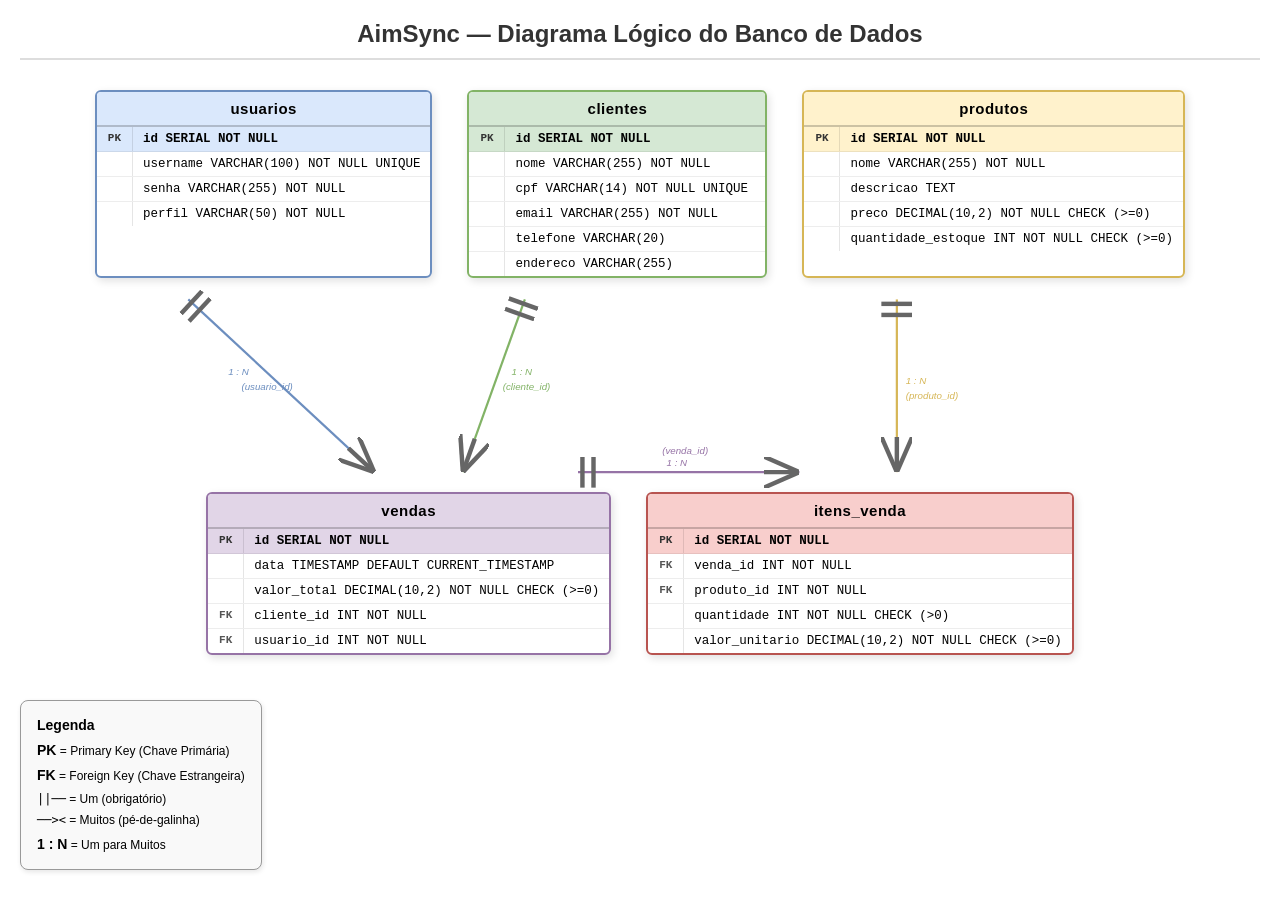
<file: docs/diagrama_banco_aimsync.html>
<!DOCTYPE html>
<html lang="pt-BR">

<head>
    <meta charset="UTF-8">
    <meta name="viewport" content="width=device-width, initial-scale=1.0">
    <title>AimSync - Diagrama Lógico do Banco de Dados</title>
    <style>
        * {
            margin: 0;
            padding: 0;
            box-sizing: border-box;
        }

        body {
            font-family: 'Segoe UI', Tahoma, Geneva, Verdana, sans-serif;
            background: #ffffff;
            padding: 20px;
        }

        .diagram-container {
            max-width: 1400px;
            margin: 0 auto;
        }

        .title {
            text-align: center;
            font-size: 24px;
            font-weight: 700;
            color: #333;
            margin-bottom: 30px;
            padding-bottom: 10px;
            border-bottom: 2px solid #ddd;
        }

        .row {
            display: flex;
            justify-content: center;
            gap: 35px;
            margin-bottom: 10px;
            flex-wrap: wrap;
        }

        .table-box {
            border: 2px solid;
            border-radius: 6px;
            min-width: 300px;
            box-shadow: 2px 3px 8px rgba(0, 0, 0, 0.12);
            overflow: hidden;
        }

        .table-title {
            text-align: center;
            font-weight: 700;
            font-size: 15px;
            padding: 8px 12px;
            border-bottom: 2px solid rgba(0, 0, 0, 0.2);
            letter-spacing: 0.5px;
        }

        .table-row {
            display: flex;
            border-bottom: 1px solid rgba(0, 0, 0, 0.07);
            font-size: 12.5px;
            font-family: 'Consolas', 'Courier New', monospace;
        }

        .table-row:last-child {
            border-bottom: none;
        }

        .key-col {
            width: 36px;
            min-width: 36px;
            text-align: center;
            font-weight: 700;
            padding: 5px 2px;
            border-right: 1px solid rgba(0, 0, 0, 0.1);
            font-size: 11px;
            color: #555;
        }

        .field-col {
            padding: 5px 10px;
            flex: 1;
        }

        .pk-row {
            font-weight: 700;
        }

        .pk-row .key-col {
            color: #333;
        }

        /* COLORS */
        .usuarios {
            border-color: #6c8ebf;
        }

        .usuarios .table-title {
            background: #dae8fc;
        }

        .usuarios .pk-row {
            background: #dae8fc;
        }

        .clientes {
            border-color: #82b366;
        }

        .clientes .table-title {
            background: #d5e8d4;
        }

        .clientes .pk-row {
            background: #d5e8d4;
        }

        .produtos {
            border-color: #d6b656;
        }

        .produtos .table-title {
            background: #fff2cc;
        }

        .produtos .pk-row {
            background: #fff2cc;
        }

        .vendas {
            border-color: #9673a6;
        }

        .vendas .table-title {
            background: #e1d5e7;
        }

        .vendas .pk-row {
            background: #e1d5e7;
        }

        .itens_venda {
            border-color: #b85450;
        }

        .itens_venda .table-title {
            background: #f8cecc;
        }

        .itens_venda .pk-row {
            background: #f8cecc;
        }

        /* SVG */
        svg.relations {
            width: 100%;
            height: 200px;
        }

        .rel-label {
            font-style: italic;
            font-size: 11px;
        }

        /* Legend */
        .legend {
            border: 1px solid #999;
            border-radius: 8px;
            padding: 12px 16px;
            background: #f9f9f9;
            font-size: 12px;
            line-height: 1.8;
            display: inline-block;
            box-shadow: 1px 2px 5px rgba(0, 0, 0, 0.1);
            margin-top: 20px;
        }

        .legend b {
            font-size: 14px;
        }

        .instructions {
            text-align: center;
            margin-top: 20px;
            padding: 12px;
            background: #f0f7ff;
            border: 1px solid #b3d4fc;
            border-radius: 6px;
            font-size: 13px;
            color: #333;
        }

        @media print {
            .instructions {
                display: none;
            }

            body {
                padding: 10px;
            }
        }
    </style>
</head>

<body>
    <div class="diagram-container">
        <div class="title">AimSync — Diagrama Lógico do Banco de Dados</div>

        <div class="row">

            <div class="table-box usuarios">
                <div class="table-title">usuarios</div>
                <div class="table-row pk-row">
                    <div class="key-col">PK</div>
                    <div class="field-col">id SERIAL NOT NULL</div>
                </div>
                <div class="table-row">
                    <div class="key-col"></div>
                    <div class="field-col">username VARCHAR(100) NOT NULL UNIQUE</div>
                </div>
                <div class="table-row">
                    <div class="key-col"></div>
                    <div class="field-col">senha VARCHAR(255) NOT NULL</div>
                </div>
                <div class="table-row">
                    <div class="key-col"></div>
                    <div class="field-col">perfil VARCHAR(50) NOT NULL</div>
                </div>
            </div>

            <div class="table-box clientes">
                <div class="table-title">clientes</div>
                <div class="table-row pk-row">
                    <div class="key-col">PK</div>
                    <div class="field-col">id SERIAL NOT NULL</div>
                </div>
                <div class="table-row">
                    <div class="key-col"></div>
                    <div class="field-col">nome VARCHAR(255) NOT NULL</div>
                </div>
                <div class="table-row">
                    <div class="key-col"></div>
                    <div class="field-col">cpf VARCHAR(14) NOT NULL UNIQUE</div>
                </div>
                <div class="table-row">
                    <div class="key-col"></div>
                    <div class="field-col">email VARCHAR(255) NOT NULL</div>
                </div>
                <div class="table-row">
                    <div class="key-col"></div>
                    <div class="field-col">telefone VARCHAR(20)</div>
                </div>
                <div class="table-row">
                    <div class="key-col"></div>
                    <div class="field-col">endereco VARCHAR(255)</div>
                </div>
            </div>

            <div class="table-box produtos">
                <div class="table-title">produtos</div>
                <div class="table-row pk-row">
                    <div class="key-col">PK</div>
                    <div class="field-col">id SERIAL NOT NULL</div>
                </div>
                <div class="table-row">
                    <div class="key-col"></div>
                    <div class="field-col">nome VARCHAR(255) NOT NULL</div>
                </div>
                <div class="table-row">
                    <div class="key-col"></div>
                    <div class="field-col">descricao TEXT</div>
                </div>
                <div class="table-row">
                    <div class="key-col"></div>
                    <div class="field-col">preco DECIMAL(10,2) NOT NULL CHECK (&gt;=0)</div>
                </div>
                <div class="table-row">
                    <div class="key-col"></div>
                    <div class="field-col">quantidade_estoque INT NOT NULL CHECK (&gt;=0)</div>
                </div>
            </div>
        </div>

        <svg class="relations" viewBox="0 0 1400 200" xmlns="http://www.w3.org/2000/svg">
            <defs>

                <marker id="crowfoot" markerWidth="16" markerHeight="14" refX="16" refY="7" orient="auto">
                    <line x1="16" y1="7" x2="0" y2="0" stroke="#666" stroke-width="2" />
                    <line x1="16" y1="7" x2="0" y2="14" stroke="#666" stroke-width="2" />
                    <line x1="16" y1="7" x2="0" y2="7" stroke="#666" stroke-width="2" />
                </marker>

                <marker id="oneBar" markerWidth="10" markerHeight="14" refX="0" refY="7" orient="auto">
                    <line x1="2" y1="0" x2="2" y2="14" stroke="#666" stroke-width="2" />
                    <line x1="7" y1="0" x2="7" y2="14" stroke="#666" stroke-width="2" />
                </marker>
            </defs>

            <line x1="190" y1="0" x2="400" y2="195" stroke="#6c8ebf" stroke-width="2.5" marker-start="url(#oneBar)"
                marker-end="url(#crowfoot)" />
            <text x="235" y="85" class="rel-label" fill="#6c8ebf" font-size="12">1 : N</text>
            <text x="250" y="102" class="rel-label" fill="#6c8ebf" font-size="10">(usuario_id)</text>

            <line x1="570" y1="0" x2="500" y2="195" stroke="#82b366" stroke-width="2.5" marker-start="url(#oneBar)"
                marker-end="url(#crowfoot)" />
            <text x="555" y="85" class="rel-label" fill="#82b366" font-size="12">1 : N</text>
            <text x="545" y="102" class="rel-label" fill="#82b366" font-size="10">(cliente_id)</text>

            <line x1="630" y1="195" x2="880" y2="195" stroke="#9673a6" stroke-width="2.5" marker-start="url(#oneBar)"
                marker-end="url(#crowfoot)" />
            <text x="730" y="188" class="rel-label" fill="#9673a6" font-size="12">1 : N</text>
            <text x="725" y="175" class="rel-label" fill="#9673a6" font-size="10">(venda_id)</text>

            <line x1="990" y1="0" x2="990" y2="195" stroke="#d6b656" stroke-width="2.5" marker-start="url(#oneBar)"
                marker-end="url(#crowfoot)" />
            <text x="1000" y="95" class="rel-label" fill="#d6b656" font-size="12">1 : N</text>
            <text x="1000" y="112" class="rel-label" fill="#d6b656" font-size="10">(produto_id)</text>
        </svg>

        <div class="row">

            <div class="table-box vendas">
                <div class="table-title">vendas</div>
                <div class="table-row pk-row">
                    <div class="key-col">PK</div>
                    <div class="field-col">id SERIAL NOT NULL</div>
                </div>
                <div class="table-row">
                    <div class="key-col"></div>
                    <div class="field-col">data TIMESTAMP DEFAULT CURRENT_TIMESTAMP</div>
                </div>
                <div class="table-row">
                    <div class="key-col"></div>
                    <div class="field-col">valor_total DECIMAL(10,2) NOT NULL CHECK (&gt;=0)</div>
                </div>
                <div class="table-row">
                    <div class="key-col">FK</div>
                    <div class="field-col">cliente_id INT NOT NULL</div>
                </div>
                <div class="table-row">
                    <div class="key-col">FK</div>
                    <div class="field-col">usuario_id INT NOT NULL</div>
                </div>
            </div>

            <div class="table-box itens_venda">
                <div class="table-title">itens_venda</div>
                <div class="table-row pk-row">
                    <div class="key-col">PK</div>
                    <div class="field-col">id SERIAL NOT NULL</div>
                </div>
                <div class="table-row">
                    <div class="key-col">FK</div>
                    <div class="field-col">venda_id INT NOT NULL</div>
                </div>
                <div class="table-row">
                    <div class="key-col">FK</div>
                    <div class="field-col">produto_id INT NOT NULL</div>
                </div>
                <div class="table-row">
                    <div class="key-col"></div>
                    <div class="field-col">quantidade INT NOT NULL CHECK (&gt;0)</div>
                </div>
                <div class="table-row">
                    <div class="key-col"></div>
                    <div class="field-col">valor_unitario DECIMAL(10,2) NOT NULL CHECK (&gt;=0)</div>
                </div>
            </div>
        </div>

        <div
            style="display:flex; justify-content:space-between; align-items:flex-start; flex-wrap:wrap; gap:20px; margin-top:25px;">
            <div class="legend">
                <b>Legenda</b><br>
                <b>PK</b> = Primary Key (Chave Primária)<br>
                <b>FK</b> = Foreign Key (Chave Estrangeira)<br>
                <span style="font-family:monospace;">||──</span> = Um (obrigatório)<br>
                <span style="font-family:monospace;">──&gt;&lt;</span> = Muitos (pé-de-galinha)<br>
                <b>1 : N</b> = Um para Muitos
            </div>
        </div>
    </div>
</body>

</html>
</file>
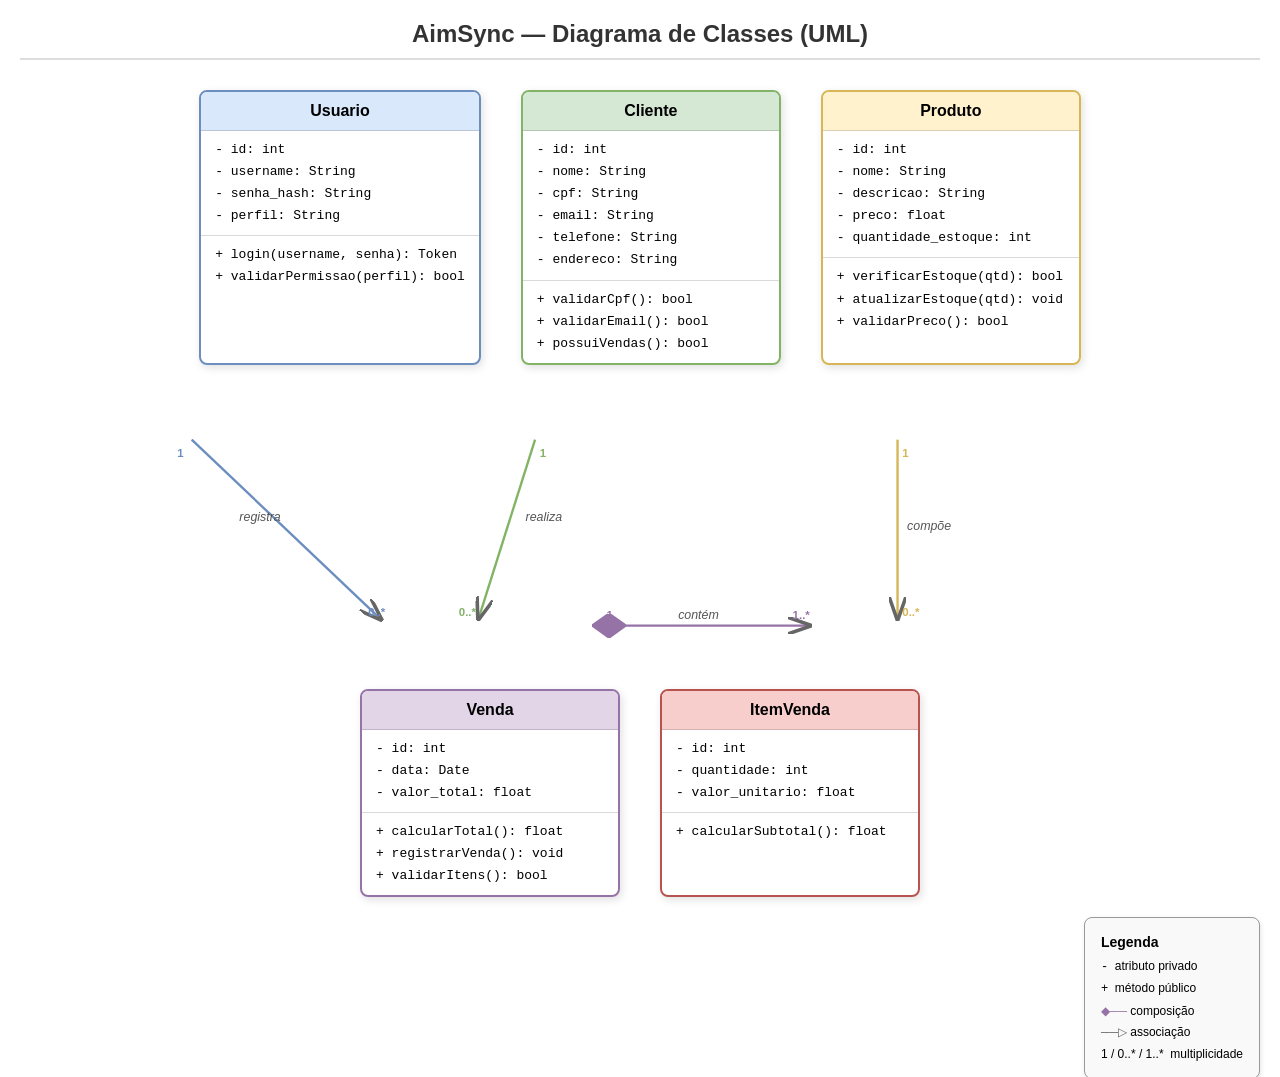
<file: docs/diagrama_classes_aimsync.html>
<!DOCTYPE html>
<html lang="pt-BR">

<head>
    <meta charset="UTF-8">
    <meta name="viewport" content="width=device-width, initial-scale=1.0">
    <title>AimSync - Diagrama de Classes (UML)</title>
    <style>
        * {
            margin: 0;
            padding: 0;
            box-sizing: border-box;
        }

        body {
            font-family: 'Segoe UI', Tahoma, Geneva, Verdana, sans-serif;
            background: #ffffff;
            padding: 20px;
        }

        .diagram-container {
            max-width: 1300px;
            margin: 0 auto;
        }

        .title {
            text-align: center;
            font-size: 24px;
            font-weight: 700;
            color: #333;
            margin-bottom: 30px;
            padding-bottom: 10px;
            border-bottom: 2px solid #ddd;
        }

        .row {
            display: flex;
            justify-content: center;
            gap: 40px;
            margin-bottom: 20px;
            flex-wrap: wrap;
        }

        .class-box {
            border: 2px solid;
            border-radius: 8px;
            min-width: 260px;
            max-width: 310px;
            box-shadow: 2px 3px 8px rgba(0, 0, 0, 0.12);
            overflow: hidden;
        }

        .class-title {
            text-align: center;
            font-weight: 700;
            font-size: 16px;
            padding: 10px 12px;
            border-bottom: 1px solid rgba(0, 0, 0, 0.15);
        }

        .class-attrs,
        .class-methods {
            padding: 8px 14px;
            font-size: 13px;
            line-height: 1.7;
            font-family: 'Consolas', 'Courier New', monospace;
        }

        .class-attrs {
            border-bottom: 1px solid rgba(0, 0, 0, 0.15);
        }

        /* COLORS */
        .usuario {
            border-color: #6c8ebf;
        }

        .usuario .class-title {
            background: #dae8fc;
        }

        .cliente {
            border-color: #82b366;
        }

        .cliente .class-title {
            background: #d5e8d4;
        }

        .produto {
            border-color: #d6b656;
        }

        .produto .class-title {
            background: #fff2cc;
        }

        .venda {
            border-color: #9673a6;
        }

        .venda .class-title {
            background: #e1d5e7;
        }

        .itemvenda {
            border-color: #b85450;
        }

        .itemvenda .class-title {
            background: #f8cecc;
        }

        /* RELATIONSHIPS */
        .relationships {
            position: relative;
            width: 100%;
            margin-top: 10px;
        }

        svg.relations {
            width: 100%;
            height: 300px;
        }

        .rel-label {
            font-style: italic;
            font-size: 13px;
            fill: #555;
        }

        .rel-mult {
            font-weight: 700;
            font-size: 12px;
        }

        /* Legend */
        .legend {
            border: 1px solid #999;
            border-radius: 8px;
            padding: 12px 16px;
            background: #f9f9f9;
            font-size: 12px;
            line-height: 1.8;
            position: absolute;
            right: 0;
            top: 0;
            box-shadow: 1px 2px 5px rgba(0, 0, 0, 0.1);
        }

        .legend b {
            font-size: 14px;
        }

        .instructions {
            text-align: center;
            margin-top: 20px;
            padding: 12px;
            background: #f0f7ff;
            border: 1px solid #b3d4fc;
            border-radius: 6px;
            font-size: 13px;
            color: #333;
        }

        @media print {
            .instructions {
                display: none;
            }

            body {
                padding: 10px;
            }
        }
    </style>
</head>

<body>
    <div class="diagram-container">
        <div class="title">AimSync — Diagrama de Classes (UML)</div>

        <div class="row" id="top-row">
            <div class="class-box usuario" id="usuario">
                <div class="class-title">Usuario</div>
                <div class="class-attrs">
                    - id: int<br>
                    - username: String<br>
                    - senha_hash: String<br>
                    - perfil: String
                </div>
                <div class="class-methods">
                    + login(username, senha): Token<br>
                    + validarPermissao(perfil): bool
                </div>
            </div>

            <div class="class-box cliente" id="cliente">
                <div class="class-title">Cliente</div>
                <div class="class-attrs">
                    - id: int<br>
                    - nome: String<br>
                    - cpf: String<br>
                    - email: String<br>
                    - telefone: String<br>
                    - endereco: String
                </div>
                <div class="class-methods">
                    + validarCpf(): bool<br>
                    + validarEmail(): bool<br>
                    + possuiVendas(): bool
                </div>
            </div>

            <div class="class-box produto" id="produto">
                <div class="class-title">Produto</div>
                <div class="class-attrs">
                    - id: int<br>
                    - nome: String<br>
                    - descricao: String<br>
                    - preco: float<br>
                    - quantidade_estoque: int
                </div>
                <div class="class-methods">
                    + verificarEstoque(qtd): bool<br>
                    + atualizarEstoque(qtd): void<br>
                    + validarPreco(): bool
                </div>
            </div>
        </div>

        <svg class="relations" viewBox="0 0 1300 200" xmlns="http://www.w3.org/2000/svg">
            <defs>
                <marker id="arrowOpen" markerWidth="10" markerHeight="7" refX="10" refY="3.5" orient="auto">
                    <polyline points="0 0, 10 3.5, 0 7" fill="none" stroke="#666" stroke-width="1.5" />
                </marker>
                <marker id="diamond" markerWidth="14" markerHeight="10" refX="0" refY="5" orient="auto">
                    <polygon points="0 5, 7 0, 14 5, 7 10" fill="#9673a6" stroke="#9673a6" stroke-width="1" />
                </marker>
            </defs>

            <line x1="180" y1="0" x2="380" y2="190" stroke="#6c8ebf" stroke-width="2.5" marker-end="url(#arrowOpen)" />
            <text x="230" y="85" class="rel-label" fill="#6c8ebf">registra</text>
            <text x="165" y="18" class="rel-mult" fill="#6c8ebf">1</text>
            <text x="365" y="185" class="rel-mult" fill="#6c8ebf">0..*</text>

            <line x1="540" y1="0" x2="480" y2="190" stroke="#82b366" stroke-width="2.5" marker-end="url(#arrowOpen)" />
            <text x="530" y="85" class="rel-label" fill="#82b366">realiza</text>
            <text x="545" y="18" class="rel-mult" fill="#82b366">1</text>
            <text x="460" y="185" class="rel-mult" fill="#82b366">0..*</text>

            <line x1="600" y1="195" x2="830" y2="195" stroke="#9673a6" stroke-width="2.5" marker-start="url(#diamond)"
                marker-end="url(#arrowOpen)" />
            <text x="690" y="188" class="rel-label" fill="#9673a6">contém</text>
            <text x="615" y="188" class="rel-mult" fill="#9673a6">1</text>
            <text x="810" y="188" class="rel-mult" fill="#9673a6">1..*</text>

            <line x1="920" y1="0" x2="920" y2="190" stroke="#d6b656" stroke-width="2.5" marker-end="url(#arrowOpen)" />
            <text x="930" y="95" class="rel-label" fill="#d6b656">compõe</text>
            <text x="925" y="18" class="rel-mult" fill="#d6b656">1</text>
            <text x="925" y="185" class="rel-mult" fill="#d6b656">0..*</text>
        </svg>

        <div class="row" id="bottom-row">
            <div class="class-box venda" id="venda">
                <div class="class-title">Venda</div>
                <div class="class-attrs">
                    - id: int<br>
                    - data: Date<br>
                    - valor_total: float
                </div>
                <div class="class-methods">
                    + calcularTotal(): float<br>
                    + registrarVenda(): void<br>
                    + validarItens(): bool
                </div>
            </div>

            <div class="class-box itemvenda" id="itemvenda">
                <div class="class-title">ItemVenda</div>
                <div class="class-attrs">
                    - id: int<br>
                    - quantidade: int<br>
                    - valor_unitario: float
                </div>
                <div class="class-methods">
                    + calcularSubtotal(): float
                </div>
            </div>
        </div>

        <div style="position:relative; margin-top:20px;">
            <div class="legend">
                <b>Legenda</b><br>
                <code>-</code> &nbsp;atributo privado<br>
                <code>+</code> &nbsp;método público<br>
                <span style="color:#9673a6;">◆──</span> composição<br>
                <span style="color:#666;">──▷</span> associação<br>
                1 / 0..* / 1..* &nbsp;multiplicidade
            </div>
        </div>
    </div>
</body>

</html>
</file>
